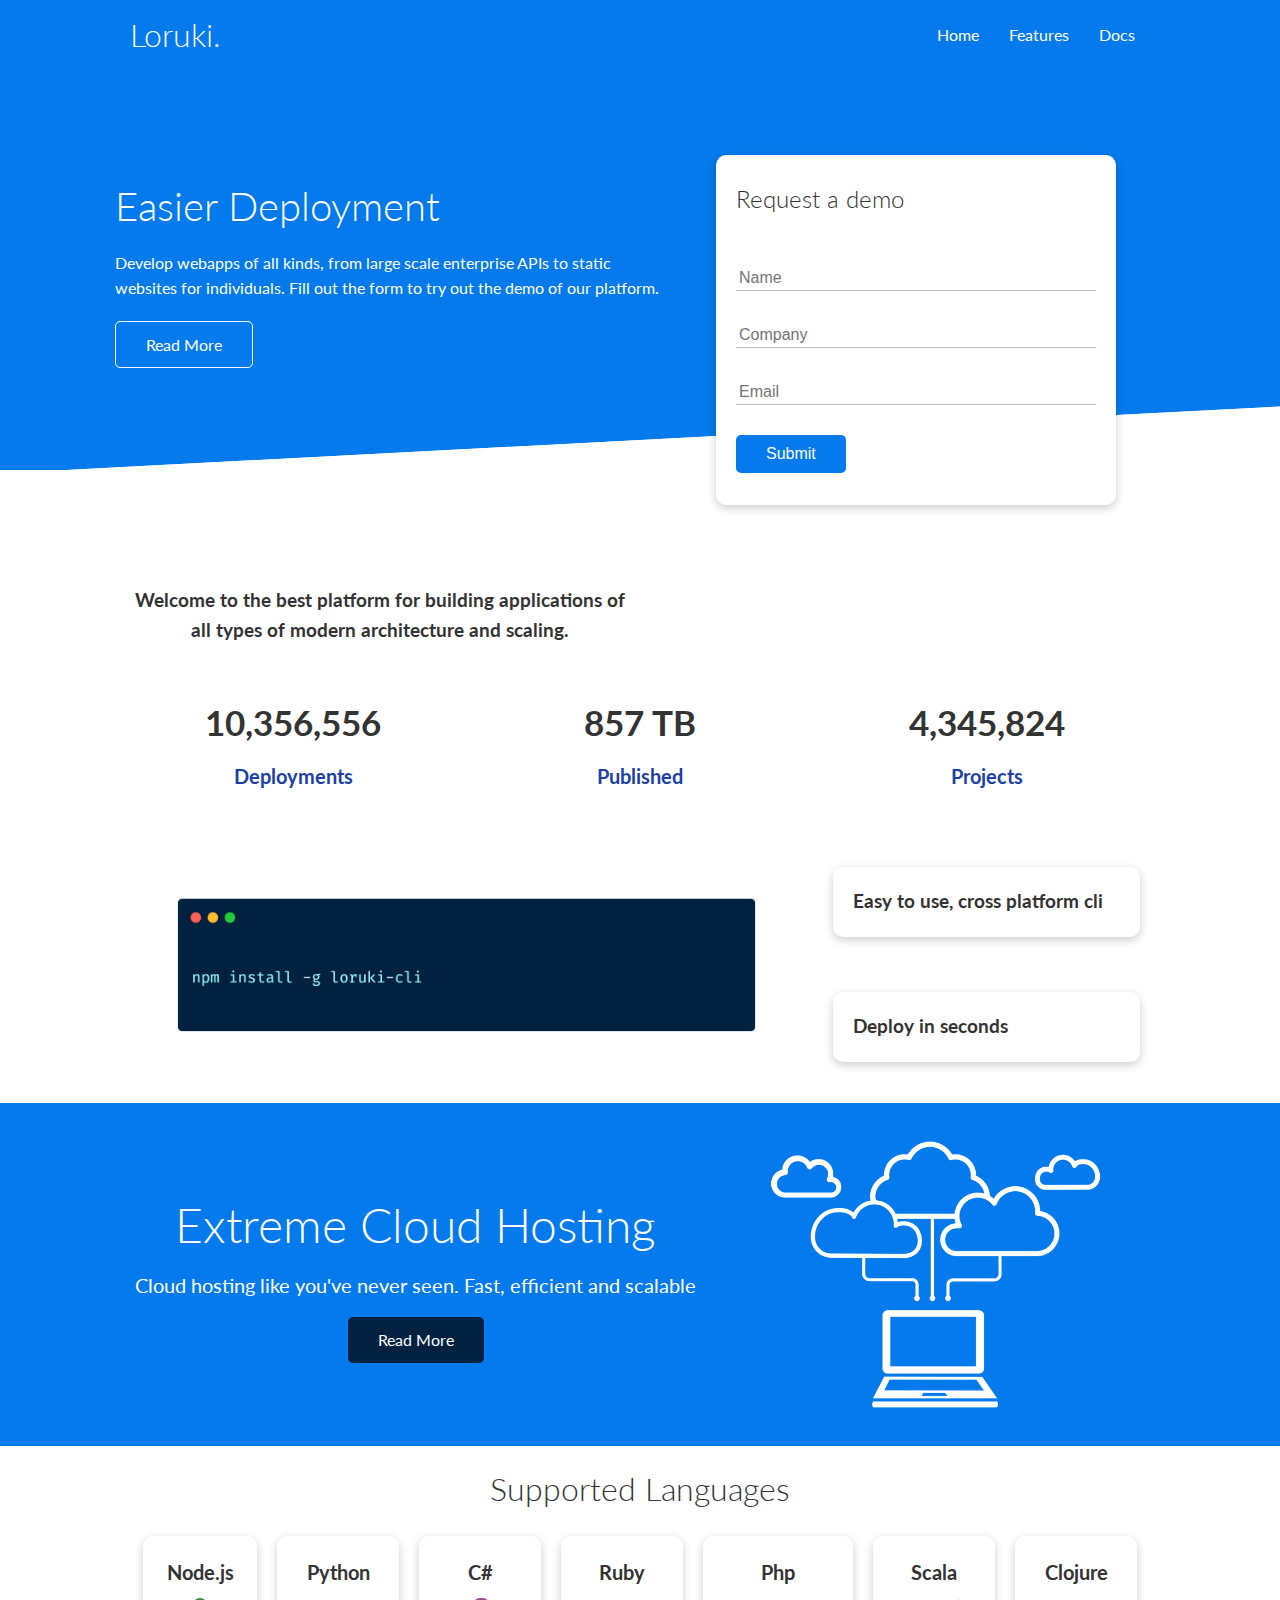
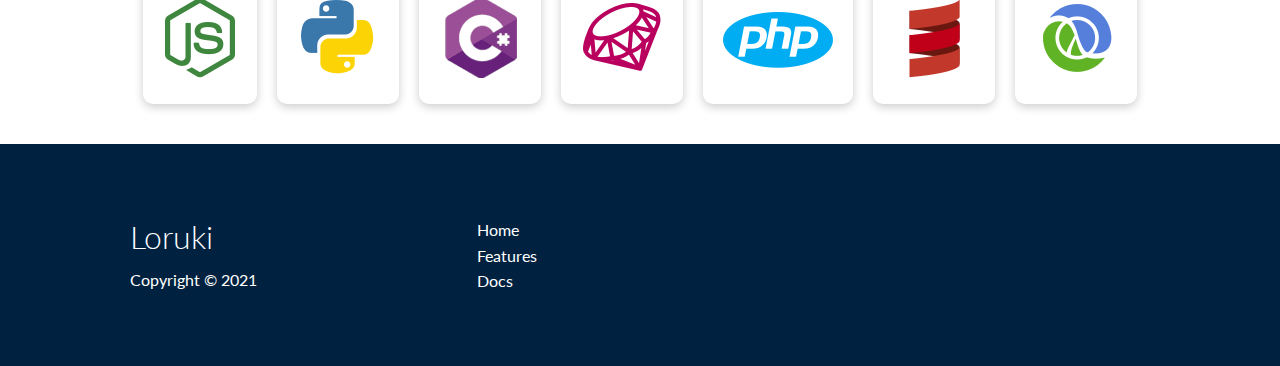
<file: index.html>
<!DOCTYPE html>
<html lang="en">
<head>
    <meta charset="UTF-8"/>
    <meta name="viewport" content="width=device-width, initial-scale=1.0"/>
    <link rel="stylesheet" href="https://cdnjs.cloudflare.com/ajax/libs/font-awesome/5.15.2/css/all.min.css" 
    integrity="sha512-HK5fgLBL+xu6dm/Ii3z4xhlSUyZgTT9tuc/hSrtw6uzJOvgRr2a9jyxxT1ely+B+xFAmJKVSTbpM/CuL7qxO8w==" 
    crossorigin="anonymous" />  
    <link rel="stylesheet" href="./css/style.css"/>
    <link rel="stylesheet" href="./css/utilities.css">
    <title>Loruki | Cloud Hosting for Everyone</title>
</head>
<body>
    <!-- NavBar -->
<div class="navbar">
    <div class="container flex">
        <h1 class="logo">Loruki.</h1>
        <nav>
            <ul>
                <li><a href="index.html">Home</a></li>
                <li><a href="features.html">Features</a></li>
                <li><a href="docs.html">Docs</a></li>
            </ul>
        </nav>
    </div>
</div>
<!-- Section -->
<section class="showcase">
    <div class="container grid">
        <div class="showcase-text">
            <h1>Easier Deployment</h1>
            <p>Develop webapps of all kinds, from large scale enterprise APIs
                to static websites for individuals. Fill out the form to try 
                out the demo of our platform.
            </p>
            <a href="features.html" class="btn btn-outline">Read More</a>
        </div>
        <div class="showcase-form card">
            <h2>Request a demo</h2>
            <form name="contact" method="POST" netlify-honeypot="bot-field" data-netlify="true">
                <input type="hidden" name="form-name" value="contact"/> 
                <p class="hidden">
                    <label>Don't fill this out if you're human: <input name="bot-field"/></label>
                </p>
                <div class="form-control">
                    <input type="text" name="Name" placeholder="Name" required>
                </div>
                <div class="form-control">
                    <input type="text" name="Company" placeholder="Company" required>
                </div>
                <div class="form-control">
                    <input type="email" name="Email" placeholder="Email" required>
                </div>
                <input type="submit" class="btn btn-primary">
            </form>
        </div>
    </div>
</section>
<!-- Stats -->
<div class="stats">
    <div class="container">
        <h3 class="stats-heading text-center my-1">
            Welcome to the best platform for building applications of all
            types of modern architecture and scaling.
        </h3>
        <div class="grid grid-3 text-center my-4">
            <div>
                <i class="fas fa-server fa-3x"></i>
                <h3>10,356,556</h3>
                <p class="text-secondary">Deployments</p>
            </div>
            <div>
                <i class="fas fa-upload fa-3x"></i>
                <h3>857 TB</h3>
                <p class="text-secondary">Published</p>
            </div>
            <div>
                <i class="fas fa-project-diagram fa-3x"></i>
                <h3>4,345,824</h3>
                <p class="text-secondary">Projects</p>
            </div>
        </div>
    </div>
</div>
<!-- Cli -->
<div class="cli">
    <div class="container grid">
        <img src="/images/cli.png" alt="Cli Image">
        <div class="card">
            <h3>Easy to use, cross platform cli</h3>
        </div>
        <div class="card">
            <h3>Deploy in seconds</h3>
        </div>
    </div>
</div>
<!-- Cloud  -->
<section class="cloud bg-primary my-2 py-2">
    <div class="container grid">
        <div class="text-center">
            <h2 class="lg">Extreme Cloud Hosting</h2>
            <p class="lead my-1">Cloud hosting like you've never seen. Fast, efficient and scalable</p>
            <a href="features.html" class="btn btn-dark">Read More</a>
        </div>
        <img src="images/cloud.png" alt="">
    </div>
</section>
<!-- Languages -->
<section class="languages">
    <h2 class="md text-center">Supported Languages</h2>
    <div class="container flex">
        <div class="card">
            <h4>Node.js</h4>
            <img src="./images/logos/node.png" alt="">
        </div>
        <div class="card">
            <h4>Python</h4>
            <img src="./images/logos/python.png" alt="">
        </div>
        <div class="card">
            <h4>C#</h4>
            <img src="./images/logos/csharp.png" alt="">
        </div>
        <div class="card">
            <h4>Ruby</h4>
            <img src="./images/logos/ruby.png" alt="">
        </div>
        <div class="card">
            <h4>Php</h4>
            <img src="./images/logos/php.png" alt="">
        </div>
        <div class="card">
            <h4>Scala</h4>
            <img src="./images/logos/scala.png" alt="">
        </div><div class="card">
            <h4>Clojure</h4>
            <img src="./images/logos/clojure.png" alt="">
        </div>
    </div>
    <!-- Footer  -->
    <footer class="footer bg-dark py-5">    
        <div class="container grid grid-3">
            <div>
                <h1>Loruki</h1>
                <p>Copyright &copy; 2021</p>
            </div>
            <nav>
                <ul>
                    <li><a href="index.html">Home</a></li>
                    <li><a href="features.html">Features</a></li>
                    <li><a href="docs.html">Docs</a></li>
                </ul>
            </nav>
            <div class="social">
                <a href="#"><i class="fab fa-github fa-2x"></i></a>
                <a href="#"><i class="fab fa-twitter fa-2x"></i></a>
                <a href="#"><i class="fab fa-facebook fa-2x"></i></a>
                <a href="#"><i class="fab fa-instagram fa-2x"></i></a>
            </div>
        </div>
    </footer>
</section>
</body>
</html>
</file>
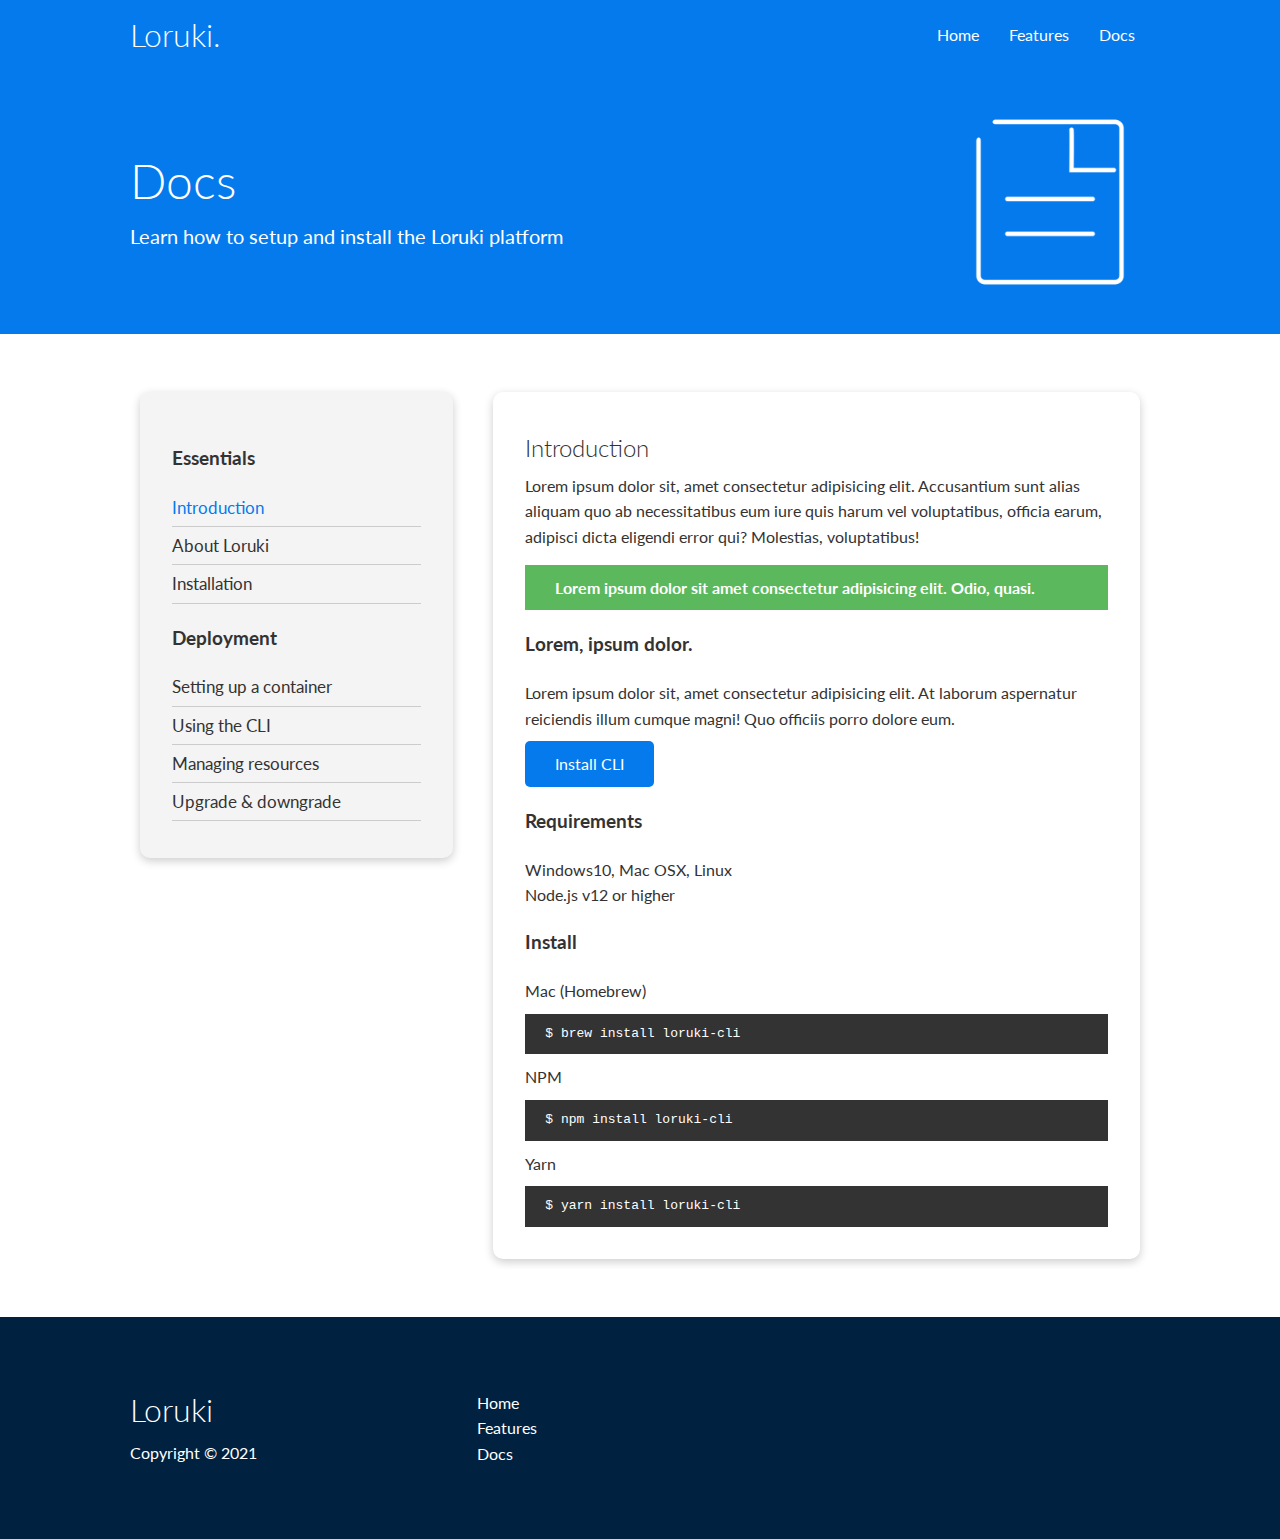
<file: docs.html>
<!DOCTYPE html>
<html lang="en">

<head>
    <meta charset="UTF-8" />
    <meta name="viewport" content="width=device-width, initial-scale=1.0" />
    <link rel="stylesheet" href="https://cdnjs.cloudflare.com/ajax/libs/font-awesome/5.15.2/css/all.min.css"
        integrity="sha512-HK5fgLBL+xu6dm/Ii3z4xhlSUyZgTT9tuc/hSrtw6uzJOvgRr2a9jyxxT1ely+B+xFAmJKVSTbpM/CuL7qxO8w=="
        crossorigin="anonymous" />
    <link rel="stylesheet" href="./css/style.css" />
    <link rel="stylesheet" href="./css/utilities.css">
    <title>Loruki | Cloud Hosting for Everyone</title>
</head>

<body>
    <!-- NavBar -->
    <div class="navbar">
        <div class="container flex">
            <h1 class="logo">Loruki.</h1>
            <nav>
                <ul>
                    <li><a href="index.html">Home</a></li>
                    <li><a href="features.html">Features</a></li>
                    <li><a href="docs.html">Docs</a></li>
                </ul>
            </nav>
        </div>
    </div>
        <!-- Docs-Head -->
        <section class="docs-head py-3 bg-primary">
            <div class="container grid ">
                <div class="docs-heading">
                    <h1 class="lg">Docs</h1>
                    <p class="lead">Learn how to setup and install the Loruki platform</p>
                </div>
                <img src="./images/docs.png" alt="">
            </div>
        </section>
            <!-- Docs-Main  -->
            <section class="docs-main my-4">
                <div class="container grid">
                        <div class="card bg-light p-3">
                            <h3 class="my-2">Essentials</h3>
                            <nav>
                                <ul>
                                    <li><a class="text-primary" href="#">Introduction</a></li>
                                    <li><a href="#">About Loruki</a></li>
                                    <li><a href="#">Installation</a></li>
                                </ul>
                            </nav>
                        
                            <h3 class="my-2">Deployment</h3>
                            <nav>
                                <ul>
                                    <li><a href="#">Setting up a container</a></li>
                                    <li><a href="#">Using the CLI</a></li>
                                    <li><a href="#">Managing resources</a></li>
                                    <li><a href="#">Upgrade & downgrade</a></li>
                                </ul>
                            </nav>
                        </div>
                        <div class="card p-3">
                            <h2>Introduction</h2>
                            <p>Lorem ipsum dolor sit, amet consectetur adipisicing elit. 
                                Accusantium sunt alias aliquam quo ab necessitatibus eum iure quis harum vel voluptatibus, 
                                officia earum, adipisci dicta eligendi error qui? Molestias, voluptatibus!
                            </p>
                            <div class="alert alert-success">
                                <i class="fas fa-info"></i>Lorem ipsum dolor sit amet consectetur adipisicing elit. Odio, quasi.
                            </div>
                            <h3>Lorem, ipsum dolor.</h3>
                            <p>Lorem ipsum dolor sit, amet consectetur adipisicing elit. 
                                At laborum aspernatur reiciendis illum cumque magni! Quo officiis porro dolore eum.
                            </p>
                            <a href="#" class="btn btn-primary">Install CLI</a>
                            <h3>Requirements</h3>
                            <ul>
                                <li>Windows10, Mac OSX, Linux</li>
                                <li>Node.js v12 or higher</li>
                            </ul>
                            <h3>Install</h3>
                            <p>Mac (Homebrew)</p>
                            <pre><code>$ brew install loruki-cli</code></pre>
                            <p>NPM</p>
                            <pre><code>$ npm install loruki-cli</code></pre>
                            <p>Yarn</p>
                            <pre><code>$ yarn install loruki-cli</code></pre>
                        </div>
                </div>
            </section>
        
        <!-- Footer  -->
        <footer class="footer bg-dark py-5">
            <div class="container grid grid-3">
                <div>
                    <h1>Loruki</h1>
                    <p>Copyright &copy; 2021</p>
                </div>
                <nav>
                    <ul>
                        <li><a href="index.html">Home</a></li>
                        <li><a href="features.html">Features</a></li>
                        <li><a href="docs.html">Docs</a></li>
                    </ul>
                </nav>
                <div class="social">
                    <a href="#"><i class="fab fa-github fa-2x"></i></a>
                    <a href="#"><i class="fab fa-twitter fa-2x"></i></a>
                    <a href="#"><i class="fab fa-facebook fa-2x"></i></a>
                    <a href="#"><i class="fab fa-instagram fa-2x"></i></a>
                </div>
            </div>
        </footer>
    </section>
</body>

</html>
</file>
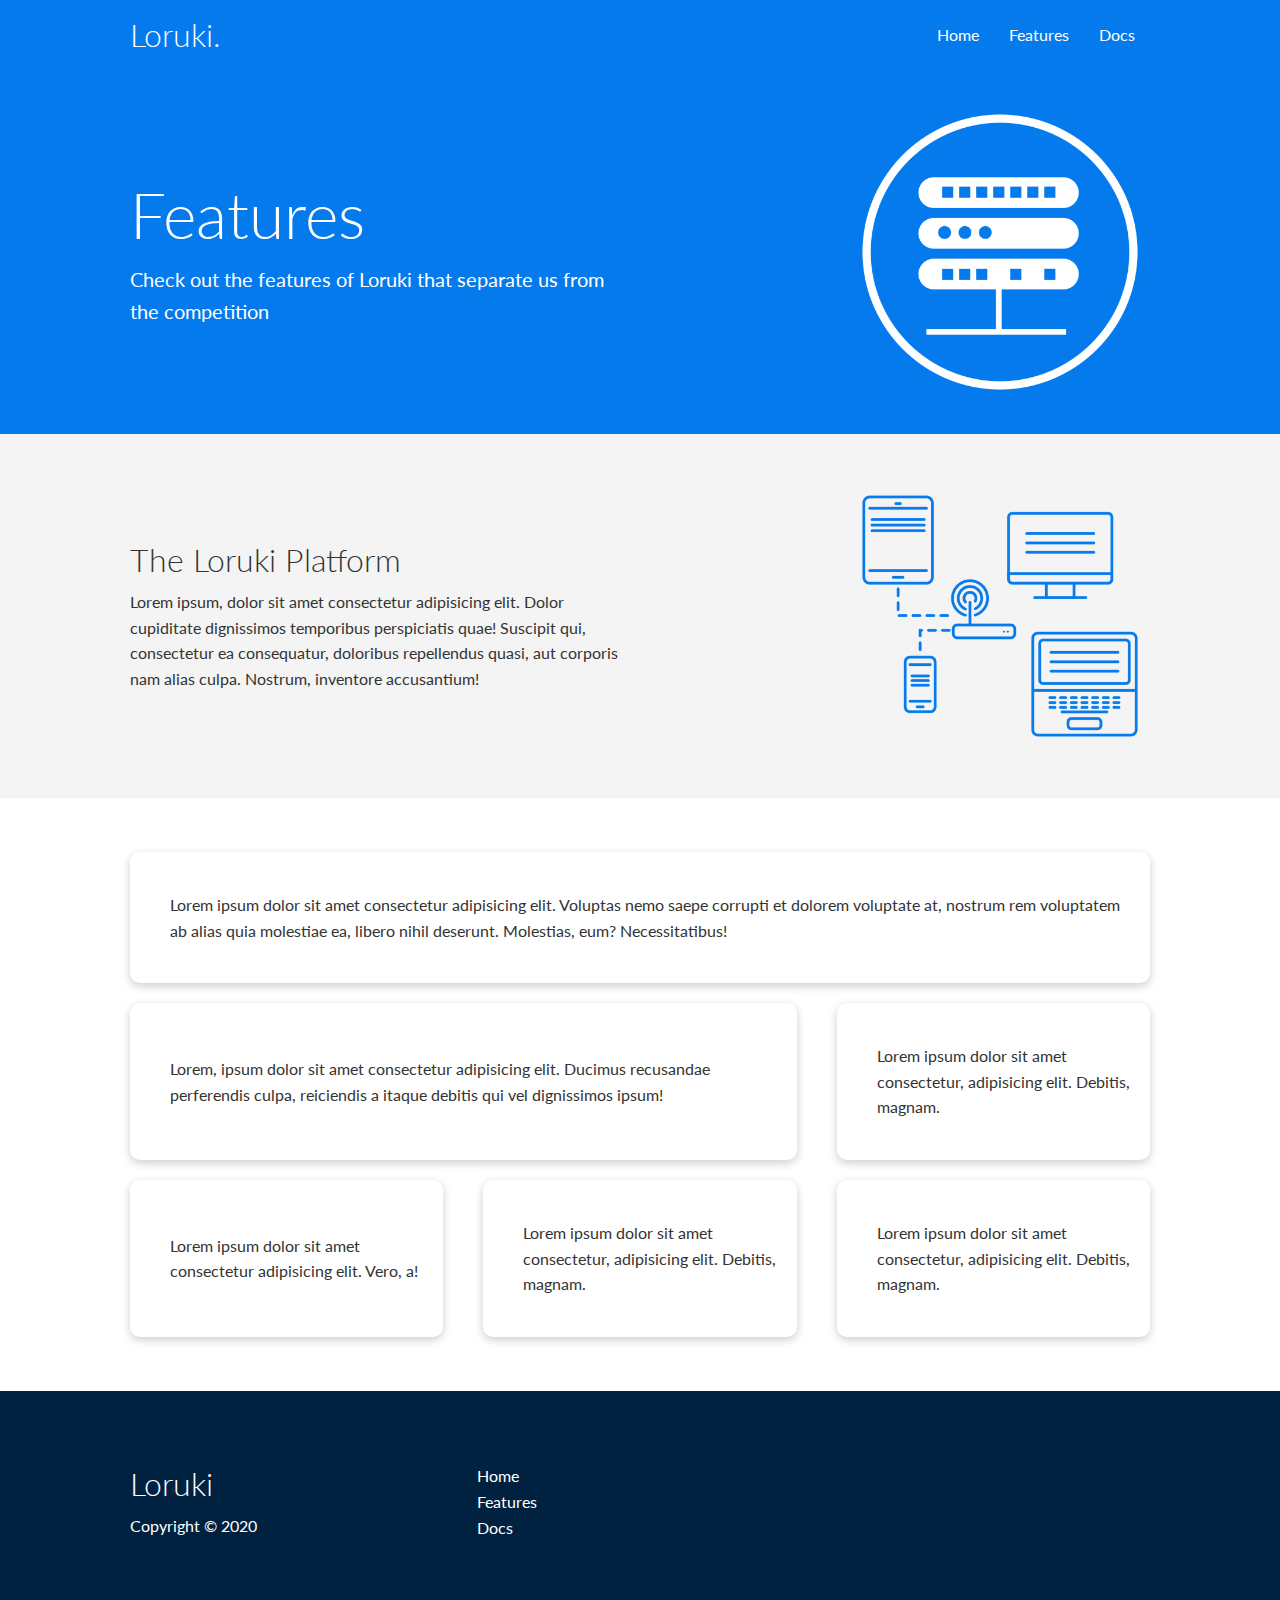
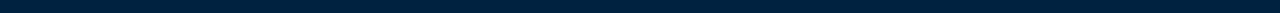
<file: features.html>
<!DOCTYPE html>
<html lang="en">
<head>
    <meta charset="UTF-8">
    <meta name="viewport" content="width=device-width, initial-scale=1.0">
    <link rel="stylesheet" href="https://cdnjs.cloudflare.com/ajax/libs/font-awesome/5.15.1/css/all.min.css" integrity="sha512-+4zCK9k+qNFUR5X+cKL9EIR+ZOhtIloNl9GIKS57V1MyNsYpYcUrUeQc9vNfzsWfV28IaLL3i96P9sdNyeRssA==" crossorigin="anonymous" />
    <link rel="stylesheet" href="css/utilities.css">
    <link rel="stylesheet" href="css/style.css">
    <title>Loruki | Cloud Hosting For Everyone</title>
</head>
<body>
    <!-- Navbar -->
    <div class="navbar">
        <div class="container flex">
            <h1 class="logo">Loruki.</h1>
            <nav>
                <ul>
                    <li><a href="index.html">Home</a></li>
                    <li><a href="features.html">Features</a></li>
                    <li><a href="docs.html">Docs</a></li>
                </ul>
            </nav>
        </div>
    </div>

    <!-- Head -->
    <section class="features-head bg-primary py-3">
        <div class="container grid">
            <div>
                <h1 class="xl">Features</h1>
                <p class="lead">
                    Check out the features of Loruki that separate us from the
						competition
                </p>
            </div>
            <img src="images/server.png" alt="">
        </div>
    </section>

    <!-- Sub head -->
    <section class="features-sub-head bg-light py-3">
        <div class="container grid">
            <div>
                <h1 class="md">The Loruki Platform</h1>
                <p>
                    Lorem ipsum, dolor sit amet consectetur adipisicing elit. Dolor cupiditate dignissimos temporibus perspiciatis quae! Suscipit qui, consectetur ea consequatur, doloribus repellendus quasi, aut corporis nam alias culpa. Nostrum, inventore accusantium!
                </p>
            </div>
            <img src="images/server2.png" alt="">
        </div>
    </section>

    <section class="features-main my-2">
        <div class="container grid grid-3">
            <div class="card flex">
                <i class="fas fa-server fa-3x"></i>
                <p>Lorem ipsum dolor sit amet consectetur adipisicing elit. Voluptas nemo saepe corrupti et dolorem voluptate at, nostrum rem voluptatem ab alias quia molestiae ea, libero nihil deserunt. Molestias, eum? Necessitatibus!</p>
            </div>
            <div class="card flex">
                <i class="fas fa-network-wired fa-3x"></i>
                <p>
                    Lorem, ipsum dolor sit amet consectetur adipisicing elit. Ducimus
                    recusandae perferendis culpa, reiciendis a itaque debitis qui vel
                    dignissimos ipsum!
                </p>
            </div>
            <div class="card flex">
                <i class="fas fa-laptop-code fa-3x"></i>
                <p>
                    Lorem ipsum dolor sit amet consectetur, adipisicing elit. Debitis,
                    magnam.
                </p>
            </div>
            <div class="card flex">
                <i class="fas fa-database fa-3x"></i>
                <p>
                    Lorem ipsum dolor sit amet consectetur adipisicing elit. Vero, a!
                </p>
            </div>
            <div class="card flex">
                <i class="fas fa-power-off fa-3x"></i>
                <p>
                    Lorem ipsum dolor sit amet consectetur, adipisicing elit. Debitis,
                    magnam.
                </p>
            </div>
            <div class="card flex">
                <i class="fas fa-upload fa-3x"></i>
                <p>
                    Lorem ipsum dolor sit amet consectetur, adipisicing elit. Debitis,
                    magnam.
                </p>
            </div>
        </div>
    </section>

    <!-- Footer -->
    <footer class="footer bg-dark py-5">
        <div class="container grid grid-3">
            <div>
                <h1>Loruki
                </h1>
                <p>Copyright &copy; 2020</p>
            </div>
            <nav>
                <ul>
                    <li><a href="index.html">Home</a></li>
                    <li><a href="features.html">Features</a></li>
                    <li><a href="docs.html">Docs</a></li>
                </ul>
            </nav>
            <div class="social">
                <a href="#"><i class="fab fa-github fa-2x"></i></a>
                <a href="#"><i class="fab fa-facebook fa-2x"></i></a>
                <a href="#"><i class="fab fa-instagram fa-2x"></i></a>
                <a href="#"><i class="fab fa-twitter fa-2x"></i></a>
            </div>
        </div>
    </footer>
</body>
</html>
</file>
<file: css/style.css>
@import url('https://fonts.googleapis.com/css2?family=Lato&display=swap');
:root{
    --primary-color: #047aed;
    --secondary-color: #1c3fa8;
    --dark-color: #002240;
    --light-color: #f4f4f4;
    --success-color: #5cb85c;
    --error-color: #d9534f;
}

*{
    box-sizing: border-box;
    padding: 0;
    margin: 0;
}
body{
    font-family: 'Lato' , sans-serif;
    color: #333;
    line-height: 1.6;
}
ul{
    list-style-type: none;
}
a{
    text-decoration: none;
    color: #333;
}
h1,h2{
    font-weight: 300;
    line-height: 1.2;
    margin: 10px 0;
}
p{
    margin: 10px 0;
}
img{
    width: 100%;
}
code,pre{
    background-color: #333;
    color: #fff;
    padding: 10px;
}
.hidden{
    visibility: hidden;
    height: 0;
}
.navbar{
    background-color: var(--primary-color);
    color:#fff;
    height: 70px;
}
.navbar .flex{
    justify-content: space-between;
}
.navbar  ul{
    display: flex;
}
.navbar a{
    color:#fff;
    padding: 10px;
    margin: 0 5px;
}
.navbar a:hover{
    border-bottom: 2px solid#fff;
}
/* Showcase */
.showcase{
    height: 400px;
    background-color: var(--primary-color);
    color:white;
    position: relative;
}
.showcase-text{
 animation: slideInFromLeft 1s ease-in;
}
.showcase h1{
    font-size: 40px;
}
.showcase p{
    margin: 20px 0;
}
.showcase .grid{
    overflow: visible;
    grid-template-columns: 55% 45%;
    gap: 30px;
}
.showcase-form{
    position: relative;
    top: 60px;
    height: 350px;
    width: 400px;
    padding: 40px;
    z-index: 100;
    animation: slideInFromRight 1s ease-in;
}
.showcase-form .form-control{
    margin: 30px 0;
}
.showcase-form input[type="text"],
.showcase-form input[type="email"]{
    border: none;
    border-bottom:1px solid #b4becb ;
    padding: 3px;
    font-size: 16px;
    width: 100%;
}
.showcase-form input:focus{
    outline:none;
}
.showcase::before,.showcase::after{
    CONTENT:'';
    position: absolute;
    height: 100px;
    bottom: -70px;
    left: 0;
    right: 0;
    background-color: #fff;
    transform: skewY(-3deg);
    -webkit-transform: skewY(-3deg);
    -moz-transform: skewY(-3deg);
    -ms-transform: skewY(-3deg);
}
/* Stats  */
.stats{
    padding-top: 100px;
}
.stats-heading{
    max-width: 500px;
    margin: auto;
}
.stats .grid h3{
    font-size: 35px;
}
.stats .grid p{
    font-size: 20px;
    font-weight: bold;
}

/* Cli */
.cli .grid{
    grid-template-columns: repeat(3,1fr);
    grid-template-rows: repeat(2,1fr);
}
.cli .grid > *:first-child {
    grid-column: 1 / span 2;
    grid-row: 1 / span 2;
}

/* Cloud */
.cloud .grid{
    grid-template-columns: 4fr 3fr;
}

/* Languages */
.languages .flex{
    flex-wrap: wrap;
}
.languages .card{
    text-align: center;
    margin: 18px 10px 40px;
    transition: transform 0.2s ease-in;
}
.languages .card h4{
    font-size: 20px;
    margin-bottom: 10px;
}
.languages .card:hover{
    transform: translateY(-15px);
}
/* Docs-head */
.docs-head .grid img{
    justify-self: flex-end;
    width: 200px;
}
.docs-main h3{
    margin: 20px 0;
}
.docs-main .grid{
    grid-template-columns: 1fr 2fr;
    align-items: flex-start;
}
.docs-main nav li{
    font-size: 17px;
    padding-bottom: 5px;
    margin-bottom: 5px;
    border-bottom: 1px solid #ccc;
}
.docs-main a:hover{
    font-weight: bold;
}
/* Footer  */
.footer .social a{
    margin: 0 10px;
}
/* Features */
.features img{
    width: 200px;
    justify-self: flex-end;
}
.features-sub-head img,.features-head img{
    width: 300px;
    justify-self: flex-end;
}
.features-main .card > i {
  margin-right: 20px;
}

.features-main .grid {
  padding: 30px;
}

.features-main .grid > *:first-child {
  grid-column: 1 / span 3;
}

.features-main .grid > *:nth-child(2) {
  grid-column: 1 / span 2;
}   
/* Animations */
@keyframes slideInFromLeft{
    0%{
        transform: translateX(-100%);
    }
    100%{
        transform: translateX(0);
    }
}
@keyframes slideInFromRight{
    0%{
        transform: translateX(100%);
    }
    100%{
        transform: translateX(0);
    }
}
@keyframes slideInFromTop{
    0%{
        transform: translateY(-100%);
    }
    100%{
        transform: translateX(0);
    }
}
@keyframes slideInFromBottom{
    0%{
        transform: translateY(100%);
    }
    100%{
        transform: translateX(0);
    }
}
/* Tablets and under */
@media(max-width:768px){
.grid,.showcase .grid,.stats .grid,
.cli .grid,.footer .grid,.cloud .grid,
.features-main .grid, .docs-main .grid{
grid-template-columns: 1fr;
grid-template-rows: 1fr;
}
.features-sub-head img, .features-head img{
    justify-self: center;
    align-self: center;
}
.features-head,.features-sub-head,.docs-head{
    text-align: center;
}
.features-main .grid > *:first-child {
  grid-column: 1 ;  
}
.features-main .grid > *:nth-child(2) {
  grid-column: 1 ;  
}   
.showcase{
    height: auto;
}
.showcase-text{
    text-align: center;
    margin-top: 40px;
    animation: slideInFromTop 1s ease-in;
}
.showcase-form{
    justify-self: center;
    margin: auto;
    animation: slideInFromBottom 1s ease-in;
}
.cli .grid > *:first-child {
    grid-column: 1;
    grid-row: 1;
}
}
/* Mobile  */
@media(max-width:500px){
    .navbar{
        height: 110px;
    }
    .navbar .flex{
        flex-direction: column;
    }
    .navbar ul{
        padding: 10px;
        background-color: rgba(0, 0, 0, 0.1);
    }
}
</file>
<file: css/utilities.css>
/* Utilities */
.container{
    max-width: 1100px;
    margin: 0 auto;
    overflow: auto;
    padding: 0 40px;
}
.card{
    background-color: #fff;
    color: #333;
    border-radius: 10px;
    box-shadow: 0 3px 10px rgba(0, 0,0,0.2);
    padding: 20px;
    margin: 10px;
}
.btn{
    display: inline-block;
    padding: 10px 30px;
    cursor: pointer;
    background-color: var(--primary-color);
    border: none;
    border-radius: 5px;
    color:#fff;
    font-size: 16px;
}
.btn-outline{
    background-color: transparent;
    border: 1px solid #fff ;
    border-radius: 5px;
}
.btn:hover{
    transform: scale(0.98);
}
.flex{
    display: flex;
    justify-content: center;
    align-items: center;
    height: 100%;
}
.grid{
    display: grid;
    grid-template-columns: repeat(2,1fr);
    height: 100%;
    gap: 20px;
    justify-content: center;
    align-items: center;
}
.grid-3{
    grid-template-columns: repeat(3,1fr);
}
.text-center{
    text-align: center;
}
/* Backgrounds and Colors */
.bg-primary,.btn-primary{
    background-color: var(--primary-color);
    color:#fff;
}
.bg-secondary,.btn-secondary{
    background-color: var(--secondary-color);
    color:#fff;
}
.bg-dark,.btn-dark{
    background-color: var(--dark-color);
    color:#fff;
}
.bg-light,.btn-light {
  background-color: var(--light-color);
  color: #333;
}
.bg-primary a,.btn-primary a,
.bg-secondary a,.btn-secondary a,
.bg-dark a,.btn-dark a{
    color: #fff;
}

.text-primary{
    color: var(--primary-color);
}
.text-secondary{
    color: var(--secondary-color);
}
.text-dark{
    color: var(--dark-color);

}
.text-light {
  color: var(--light-color);
}
/* Text-sizes */
.lead{
    font-size: 20px;
}
.sm{
    font-size: 1rem;
}
.md{
    font-size: 2rem;
}
.lg{
    font-size: 3rem;
}
.xl{
    font-size: 4rem;
}
/* Alert   */
.alert{
    background-color: var(--light-color);
    padding: 10px 20px;
    font-weight: bold;
    margin: 15px 0;
}
.alert i{
    margin-right: 10px;
}
.alert-success{
    background-color: var(--success-color);
    color: #fff;
}
.alert-error{
    background-color: var(--error-color);
    color: #fff;
}
/* Margin */
.my-1{
margin: 1rem 0;
}
.my-2{
margin: 1.5rem 0;
}
.my-3{
margin: 2rem 0;
}
.my-4{
    margin: 3rem 0;
}
.my-5{
    margin: 4rem 0;
}
.m-1{
margin: 1rem;
}
.m-2{
margin: 1.5rem;
}
.m-3{
margin: 2rem;
}
.m-4{
    margin: 3rem;
}
.m-5{
    margin: 4rem;
}
/* Padding */
.py-1{
padding: 1rem 0;
}
.py-2{
padding: 1.5rem 0;
}
.py-3{
padding: 2rem 0;
}
.py-4{
    padding: 3rem 0;
}
.py-5{
    padding: 4rem 0;
}
.p-1{
padding: 1rem;
}
.p-2{
padding: 1.5rem;
}
.p-3{
padding: 2rem;
}
.p-4{
    padding: 3rem;
}
.p-5{
    padding: 4rem;
}
</file>
